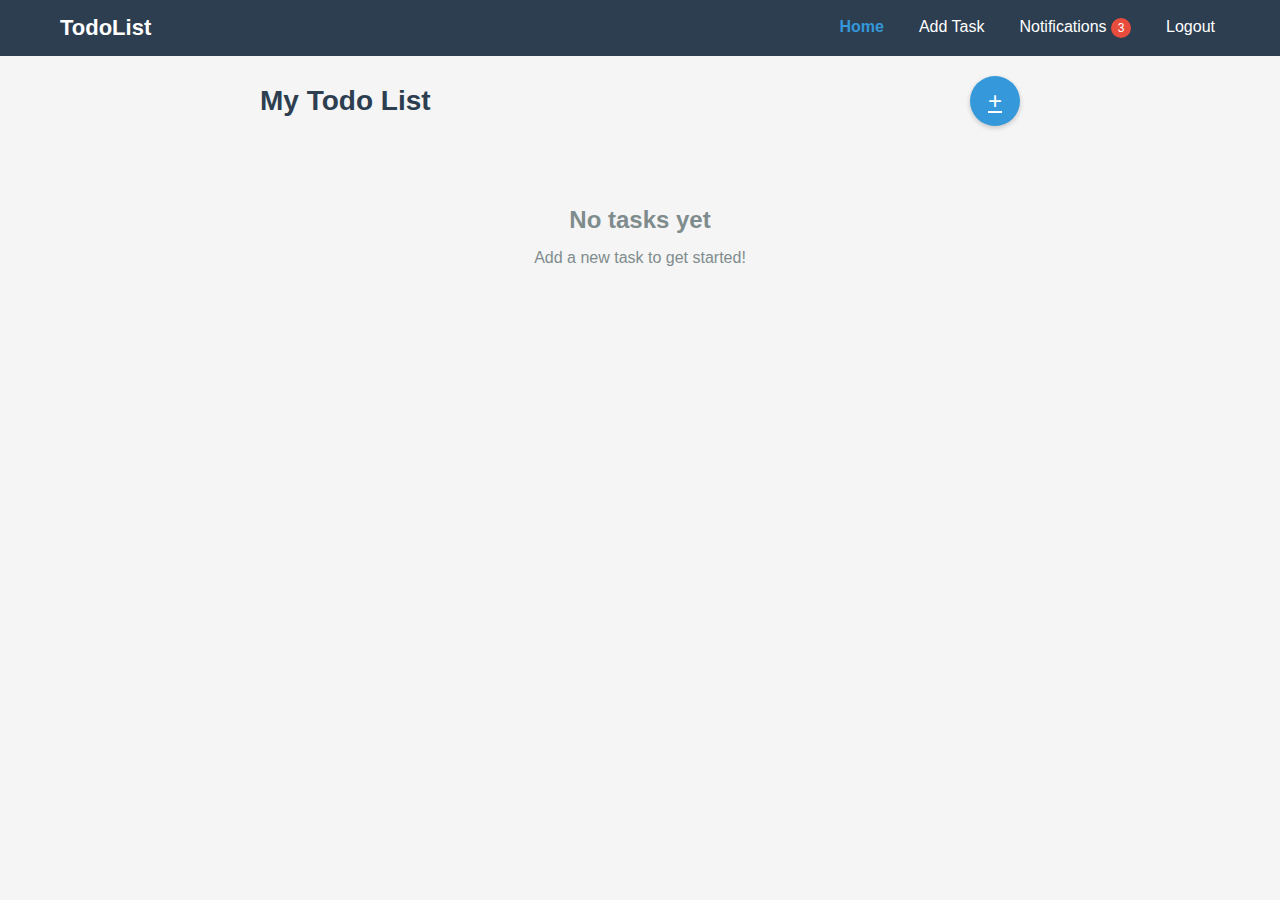
<file: index.html>
<!DOCTYPE html>
<html lang="en">
<head>
    <meta charset="UTF-8">
    <meta name="viewport" content="width=device-width, initial-scale=1.0">
    <title>My Tasks - TodoList</title>
    <link rel="stylesheet" href="styles.css">
</head>
<body>
    <!-- Navigation Bar -->
    <nav class="navbar">
        <div class="nav-container">
            <a href="index.html" class="nav-logo">TodoList</a>
            <ul class="nav-menu">
                <li><a href="index.html" class="nav-link active">Home</a></li>
                <li><a href="add-task.html" class="nav-link">Add Task</a></li>
                <li><a href="notifications.html" class="nav-link">Notifications <span class="notification-badge">3</span></a></li>
                <li><a href="welcome.html" class="nav-link">Logout</a></li>
            </ul>
        </div>
    </nav>

    <div class="container">
        <header>
            <h1>My Todo List</h1>
            <a href="add-task.html" class="add-task-btn">+</a>
        </header>
        
        <ul class="task-list" id="taskList">
            <!-- Tasks will be dynamically added here -->
        </ul>
        
        <div class="empty-state" id="emptyState">
            <h2>No tasks yet</h2>
            <p>Add a new task to get started!</p>
        </div>
    </div>
    
    <script>
        // DOM Elements
        const taskList = document.getElementById('taskList');
        const emptyState = document.getElementById('emptyState');
        
        // Task array to store all tasks
        let tasks = JSON.parse(localStorage.getItem('tasks')) || [];
        
        // Initialize app
        function init() {
            renderTasks();
        }
        
        // Render all tasks
        function renderTasks() {
            if (tasks.length === 0) {
                emptyState.style.display = 'block';
                taskList.innerHTML = '';
                return;
            }
            
            emptyState.style.display = 'none';
            taskList.innerHTML = '';
            
            tasks.forEach(task => {
                const li = document.createElement('li');
                li.className = `task-item ${task.completed ? 'completed' : ''}`;
                li.dataset.id = task.id;
                
                li.innerHTML = `
                    <div class="task-content">
                        <input type="checkbox" class="task-checkbox" ${task.completed ? 'checked' : ''}>
                        <div class="task-text">${task.title}</div>
                    </div>
                    <div class="task-actions">
                        <button class="edit-btn" onclick="window.location.href='add-task.html?id=${task.id}'">✏️</button>
                        <button class="delete-btn">🗑️</button>
                    </div>
                `;
                
                // Add event listeners to the task item
                const checkbox = li.querySelector('.task-checkbox');
                const deleteBtn = li.querySelector('.delete-btn');
                
                checkbox.addEventListener('change', () => toggleTaskComplete(task.id));
                deleteBtn.addEventListener('click', () => deleteTask(task.id));
                
                taskList.appendChild(li);
            });
        }
        
        // Toggle task completion status
        function toggleTaskComplete(taskId) {
            const taskIndex = tasks.findIndex(t => t.id === taskId);
            if (taskIndex !== -1) {
                tasks[taskIndex].completed = !tasks[taskIndex].completed;
                tasks[taskIndex].updatedAt = new Date().toISOString();
                
                saveTasks();
                renderTasks();
            }
        }
        
        // Delete a task
        function deleteTask(taskId) {
            if (confirm('Are you sure you want to delete this task?')) {
                tasks = tasks.filter(t => t.id !== taskId);
                saveTasks();
                renderTasks();
            }
        }
        
        // Save tasks to localStorage
        function saveTasks() {
            localStorage.setItem('tasks', JSON.stringify(tasks));
        }
        
        // Initialize the app
        init();
    </script>
</body>
</html>
</file>
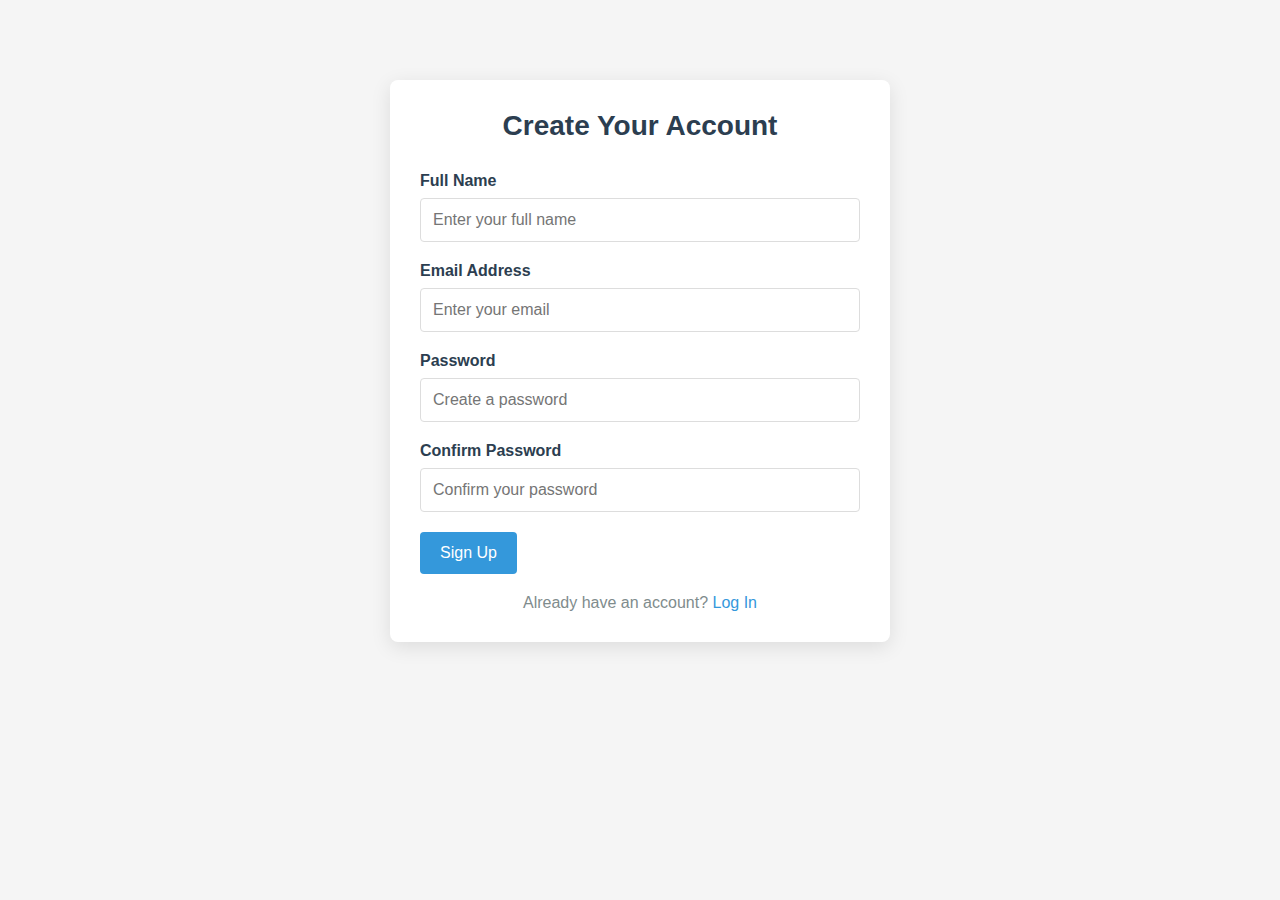
<file: signup.html>
<!DOCTYPE html>
<html lang="en">
<head>
    <meta charset="UTF-8">
    <meta name="viewport" content="width=device-width, initial-scale=1.0">
    <title>Sign Up - TodoList</title>
    <link rel="stylesheet" href="styles.css">
</head>
<body>
    <div class="auth-container">
        <h2 class="auth-title">Create Your Account</h2>
        
        <form class="auth-form">
            <div class="form-group">
                <label for="fullName">Full Name</label>
                <input type="text" id="fullName" placeholder="Enter your full name" required>
            </div>
            
            <div class="form-group">
                <label for="email">Email Address</label>
                <input type="email" id="email" placeholder="Enter your email" required>
            </div>
            
            <div class="form-group">
                <label for="password">Password</label>
                <input type="password" id="password" placeholder="Create a password" required>
            </div>
            
            <div class="form-group">
                <label for="confirmPassword">Confirm Password</label>
                <input type="password" id="confirmPassword" placeholder="Confirm your password" required>
            </div>
            
            <button type="submit" class="btn">Sign Up</button>
        </form>
        
        <div class="auth-footer">
            Already have an account? <a href="index.html">Log In</a>
        </div>
    </div>
    
    <script>
        document.querySelector('.auth-form').addEventListener('submit', function(e) {
            e.preventDefault();
            
            // In a real app, you would handle form submission to a server
            // Here we'll just redirect to the home page
            window.location.href = 'index.html';
        });
    </script>
</body>
</html>
</file>
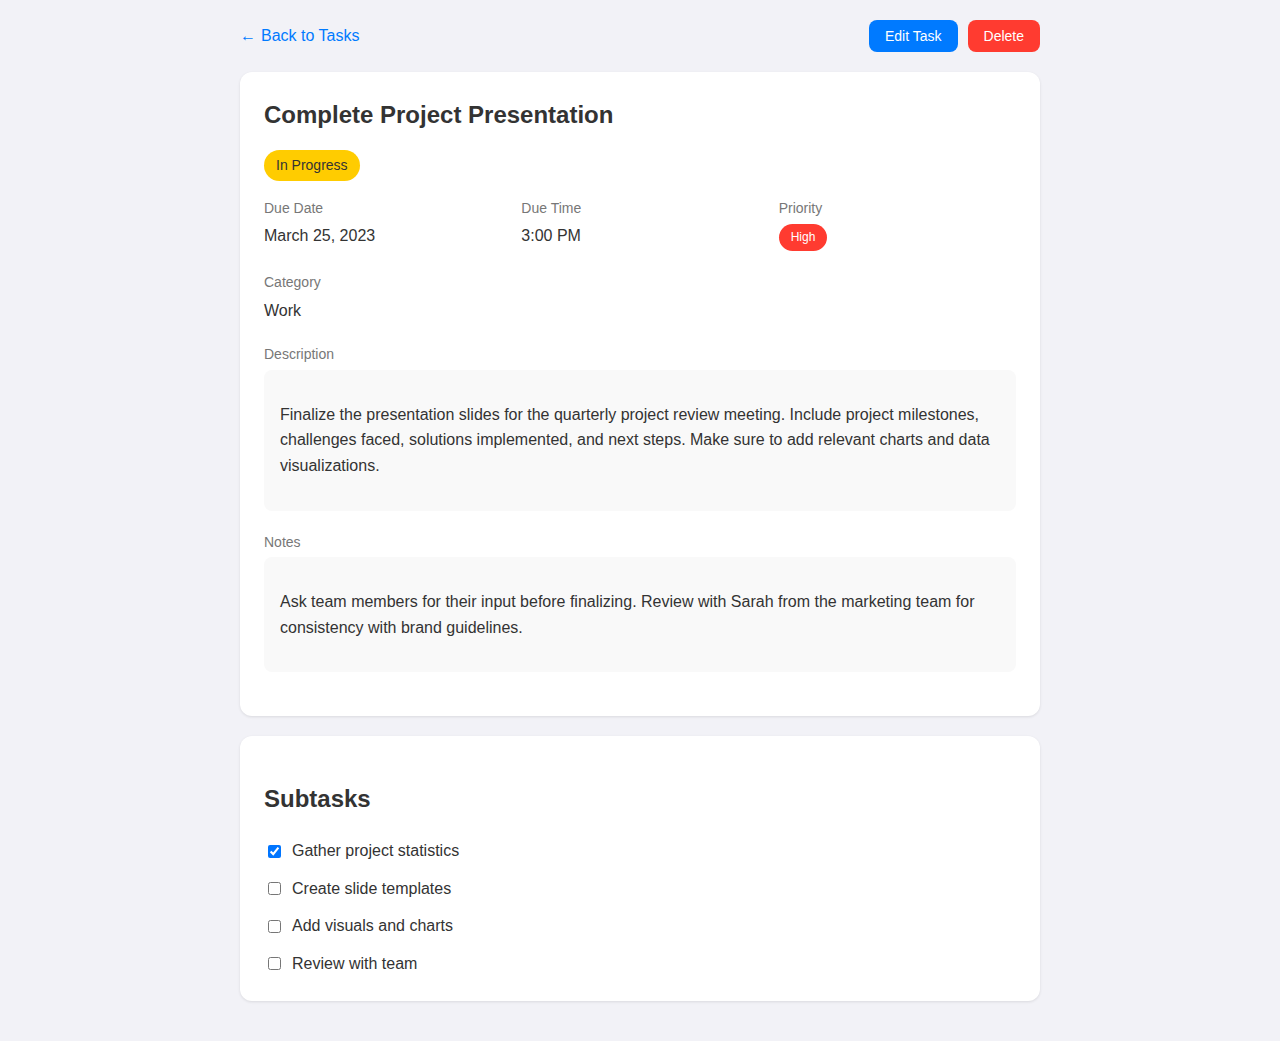
<file: taskdetails.html>
<!DOCTYPE html>
<html lang="en">
<head>
    <meta charset="UTF-8">
    <meta name="viewport" content="width=device-width, initial-scale=1.0">
    <title>Task Details</title>
    <style>
        :root {
            --primary-color: #007AFF;
            --secondary-color: #5AC8FA;
            --danger-color: #FF3B30;
            --success-color: #34C759;
            --warning-color: #FFCC00;
            --text-color: #333333;
            --light-bg: #F2F2F7;
            --card-bg: #FFFFFF;
        }
        
        body {
            font-family: -apple-system, BlinkMacSystemFont, 'Segoe UI', Roboto, Oxygen, Ubuntu, Cantarell, 'Open Sans', 'Helvetica Neue', sans-serif;
            background-color: var(--light-bg);
            color: var(--text-color);
            margin: 0;
            padding: 0;
            line-height: 1.6;
        }
        
        .container {
            max-width: 800px;
            margin: 0 auto;
            padding: 20px;
        }
        
        .header {
            display: flex;
            justify-content: space-between;
            align-items: center;
            margin-bottom: 20px;
        }
        
        .back-button {
            color: var(--primary-color);
            text-decoration: none;
            font-size: 16px;
            display: flex;
            align-items: center;
        }
        
        .back-button:before {
            content: "←";
            margin-right: 5px;
        }
        
        .action-buttons {
            display: flex;
            gap: 10px;
        }
        
        .btn {
            padding: 8px 16px;
            border-radius: 8px;
            border: none;
            font-size: 14px;
            font-weight: 500;
            cursor: pointer;
        }
        
        .btn-primary {
            background-color: var(--primary-color);
            color: white;
        }
        
        .btn-danger {
            background-color: var(--danger-color);
            color: white;
        }
        
        .task-card {
            background-color: var(--card-bg);
            border-radius: 12px;
            padding: 24px;
            box-shadow: 0 1px 3px rgba(0, 0, 0, 0.1);
            margin-bottom: 20px;
        }
        
        .task-title {
            font-size: 24px;
            font-weight: 600;
            margin-top: 0;
            margin-bottom: 16px;
        }
        
        .task-status {
            display: inline-block;
            padding: 4px 12px;
            border-radius: 16px;
            font-size: 14px;
            font-weight: 500;
            margin-bottom: 16px;
        }
        
        .status-completed {
            background-color: var(--success-color);
            color: white;
        }
        
        .status-pending {
            background-color: var(--warning-color);
            color: var(--text-color);
        }
        
        .task-metadata {
            display: flex;
            flex-wrap: wrap;
            gap: 20px;
            margin-bottom: 20px;
        }
        
        .metadata-item {
            flex: 1;
            min-width: 200px;
        }
        
        .metadata-label {
            font-size: 14px;
            color: #777;
            margin-bottom: 4px;
        }
        
        .metadata-value {
            font-size: 16px;
            font-weight: 500;
        }
        
        .task-description {
            background-color: #F9F9F9;
            border-radius: 8px;
            padding: 16px;
            margin-bottom: 20px;
        }
        
        .priority {
            display: inline-block;
            padding: 4px 12px;
            border-radius: 16px;
            font-size: 12px;
            font-weight: 500;
        }
        
        .priority-high {
            background-color: var(--danger-color);
            color: white;
        }
        
        .priority-medium {
            background-color: var(--warning-color);
            color: var(--text-color);
        }
        
        .priority-low {
            background-color: var(--secondary-color);
            color: white;
        }
    </style>
</head>
<body>
    <div class="container">
        <div class="header">
            <a href="#" class="back-button">Back to Tasks</a>
            <div class="action-buttons">
                <button class="btn btn-primary">Edit Task</button>
                <button class="btn btn-danger">Delete</button>
            </div>
        </div>
        
        <div class="task-card">
            <h1 class="task-title">Complete Project Presentation</h1>
            <div class="task-status status-pending">In Progress</div>
            
            <div class="task-metadata">
                <div class="metadata-item">
                    <div class="metadata-label">Due Date</div>
                    <div class="metadata-value">March 25, 2023</div>
                </div>
                <div class="metadata-item">
                    <div class="metadata-label">Due Time</div>
                    <div class="metadata-value">3:00 PM</div>
                </div>
                <div class="metadata-item">
                    <div class="metadata-label">Priority</div>
                    <div class="metadata-value">
                        <span class="priority priority-high">High</span>
                    </div>
                </div>
                <div class="metadata-item">
                    <div class="metadata-label">Category</div>
                    <div class="metadata-value">Work</div>
                </div>
            </div>
            
            <div class="metadata-label">Description</div>
            <div class="task-description">
                <p>Finalize the presentation slides for the quarterly project review meeting. Include project milestones, challenges faced, solutions implemented, and next steps. Make sure to add relevant charts and data visualizations.</p>
            </div>
            
            <div class="metadata-label">Notes</div>
            <div class="task-description">
                <p>Ask team members for their input before finalizing. Review with Sarah from the marketing team for consistency with brand guidelines.</p>
            </div>
        </div>
        
        <div class="task-card">
            <h2>Subtasks</h2>
            <div style="margin-top: 16px;">
                <div style="display: flex; align-items: center; margin-bottom: 12px;">
                    <input type="checkbox" id="subtask1" checked>
                    <label for="subtask1" style="margin-left: 8px;">Gather project statistics</label>
                </div>
                <div style="display: flex; align-items: center; margin-bottom: 12px;">
                    <input type="checkbox" id="subtask2">
                    <label for="subtask2" style="margin-left: 8px;">Create slide templates</label>
                </div>
                <div style="display: flex; align-items: center; margin-bottom: 12px;">
                    <input type="checkbox" id="subtask3">
                    <label for="subtask3" style="margin-left: 8px;">Add visuals and charts</label>
                </div>
                <div style="display: flex; align-items: center;">
                    <input type="checkbox" id="subtask4">
                    <label for="subtask4" style="margin-left: 8px;">Review with team</label>
                </div>
            </div>
        </div>
    </div>
</body>
</html>
</file>
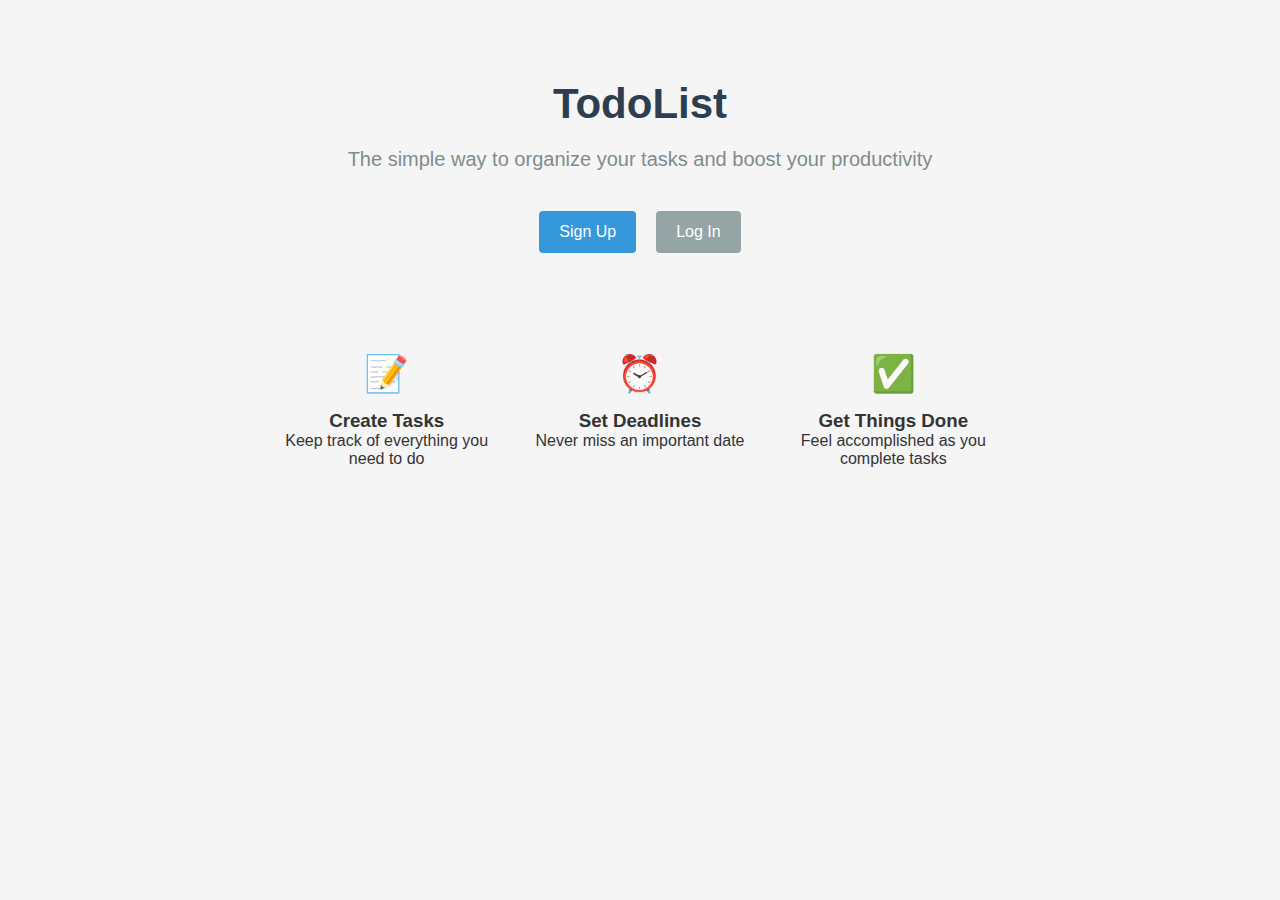
<file: welcome.html>
<!DOCTYPE html>
<html lang="en">
<head>
    <meta charset="UTF-8">
    <meta name="viewport" content="width=device-width, initial-scale=1.0">
    <title>Welcome to TodoList</title>
    <link rel="stylesheet" href="styles.css">
</head>
<body>
    <div class="welcome-container">
        <h1 class="welcome-title">TodoList</h1>
        <p class="welcome-subtitle">The simple way to organize your tasks and boost your productivity</p>
        
        <div class="welcome-buttons">
            <a href="signup.html" class="btn">Sign Up</a>
            <a href="index.html" class="btn btn-secondary">Log In</a>
        </div>
        
        <div class="welcome-features" style="margin-top: 80px; display: flex; justify-content: space-between;">
            <div style="flex: 1; padding: 20px; text-align: center;">
                <div style="font-size: 36px; margin-bottom: 15px;">📝</div>
                <h3>Create Tasks</h3>
                <p>Keep track of everything you need to do</p>
            </div>
            <div style="flex: 1; padding: 20px; text-align: center;">
                <div style="font-size: 36px; margin-bottom: 15px;">⏰</div>
                <h3>Set Deadlines</h3>
                <p>Never miss an important date</p>
            </div>
            <div style="flex: 1; padding: 20px; text-align: center;">
                <div style="font-size: 36px; margin-bottom: 15px;">✅</div>
                <h3>Get Things Done</h3>
                <p>Feel accomplished as you complete tasks</p>
            </div>
        </div>
    </div>
</body>
</html>
</file>
<file: styles.css>
* {
    margin: 0;
    padding: 0;
    box-sizing: border-box;
    font-family: 'Arial', sans-serif;
}

body {
    background-color: #f5f5f5;
    color: #333;
}

.container {
    max-width: 800px;
    margin: 0 auto;
    padding: 20px;
}

header {
    display: flex;
    justify-content: space-between;
    align-items: center;
    margin-bottom: 30px;
}

h1 {
    font-size: 28px;
    color: #2c3e50;
}

.add-task-btn {
    background-color: #3498db;
    color: white;
    border: none;
    padding: 10px 15px;
    border-radius: 50%;
    font-size: 24px;
    cursor: pointer;
    width: 50px;
    height: 50px;
    display: flex;
    align-items: center;
    justify-content: center;
    box-shadow: 0 2px 5px rgba(0,0,0,0.2);
    transition: all 0.3s;
}

.add-task-btn:hover {
    background-color: #2980b9;
    transform: scale(1.05);
}

.task-list {
    list-style: none;
}

.task-item {
    background-color: white;
    padding: 15px 20px;
    border-radius: 8px;
    margin-bottom: 15px;
    display: flex;
    justify-content: space-between;
    align-items: center;
    box-shadow: 0 2px 5px rgba(0,0,0,0.1);
    transition: all 0.3s;
}

.task-item:hover {
    box-shadow: 0 5px 15px rgba(0,0,0,0.1);
    transform: translateY(-2px);
}

.task-item.completed {
    opacity: 0.7;
}

.task-content {
    display: flex;
    align-items: center;
    flex: 1;
}

.task-checkbox {
    margin-right: 15px;
    width: 20px;
    height: 20px;
    cursor: pointer;
}

.task-text {
    font-size: 16px;
    flex: 1;
}

.completed .task-text {
    text-decoration: line-through;
    color: #7f8c8d;
}

.task-actions {
    display: flex;
    gap: 10px;
}

.edit-btn, .delete-btn {
    background: none;
    border: none;
    cursor: pointer;
    font-size: 16px;
    color: #7f8c8d;
    transition: color 0.3s;
}

.edit-btn:hover {
    color: #3498db;
}

.delete-btn:hover {
    color: #e74c3c;
}

.empty-state {
    text-align: center;
    padding: 50px 0;
    color: #7f8c8d;
}

.empty-state p {
    margin-top: 15px;
    font-size: 16px;
}

.form-group {
    margin-bottom: 20px;
}

label {
    display: block;
    margin-bottom: 8px;
    font-weight: bold;
    color: #2c3e50;
}

input[type="text"], 
input[type="email"],
input[type="password"],
textarea, 
select {
    width: 100%;
    padding: 12px;
    border: 1px solid #ddd;
    border-radius: 4px;
    font-size: 16px;
}

.date-time {
    display: flex;
    gap: 15px;
}

.date-time input {
    flex: 1;
}

.btn {
    background-color: #3498db;
    color: white;
    border: none;
    padding: 12px 20px;
    border-radius: 4px;
    cursor: pointer;
    font-size: 16px;
    transition: background-color 0.3s;
    display: inline-block;
    text-decoration: none;
    text-align: center;
}

.btn:hover {
    background-color: #2980b9;
}

.btn-secondary {
    background-color: #95a5a6;
}

.btn-secondary:hover {
    background-color: #7f8c8d;
}

/* Welcome page */
.welcome-container {
    max-width: 800px;
    margin: 0 auto;
    text-align: center;
    padding: 80px 20px;
}

.welcome-title {
    font-size: 42px;
    margin-bottom: 20px;
    color: #2c3e50;
}

.welcome-subtitle {
    font-size: 20px;
    color: #7f8c8d;
    margin-bottom: 40px;
}

.welcome-buttons {
    display: flex;
    justify-content: center;
    gap: 20px;
}

/* Navigation */
.navbar {
    background-color: #2c3e50;
    padding: 15px 0;
    color: white;
}

.nav-container {
    max-width: 1200px;
    margin: 0 auto;
    display: flex;
    justify-content: space-between;
    align-items: center;
    padding: 0 20px;
}

.nav-logo {
    font-size: 22px;
    font-weight: bold;
    color: white;
    text-decoration: none;
}

.nav-menu {
    display: flex;
    list-style: none;
    gap: 25px;
}

.nav-link {
    color: white;
    text-decoration: none;
    font-size: 16px;
    transition: all 0.3s;
    padding: 5px;
}

.nav-link:hover {
    color: #3498db;
}

.nav-link.active {
    color: #3498db;
    font-weight: bold;
}

.notification-badge {
    display: inline-flex;
    justify-content: center;
    align-items: center;
    background-color: #e74c3c;
    color: white;
    border-radius: 50%;
    width: 20px;
    height: 20px;
    font-size: 12px;
}

/* Auth Pages */
.auth-container {
    max-width: 500px;
    margin: 80px auto;
    background-color: white;
    padding: 30px;
    border-radius: 8px;
    box-shadow: 0 5px 20px rgba(0,0,0,0.1);
}

.auth-title {
    text-align: center;
    margin-bottom: 30px;
    font-size: 28px;
    color: #2c3e50;
}

.auth-form {
    margin-bottom: 20px;
}

.auth-footer {
    text-align: center;
    margin-top: 20px;
    color: #7f8c8d;
}

.auth-footer a {
    color: #3498db;
    text-decoration: none;
}

/* Notifications */
.notification-list {
    list-style: none;
}

.notification-item {
    display: flex;
    padding: 15px;
    border-bottom: 1px solid #eee;
    transition: background-color 0.3s;
    cursor: pointer;
}

.notification-icon {
    font-size: 24px;
    margin-right: 15px;
    color: #3498db;
}

.notification-content {
    flex: 1;
}

.notification-title {
    font-weight: bold;
    margin-bottom: 5px;
}

.notification-time {
    font-size: 12px;
    color: #95a5a6;
}

.notification-item.unread {
    background-color: #f0f7ff;
}
</file>
